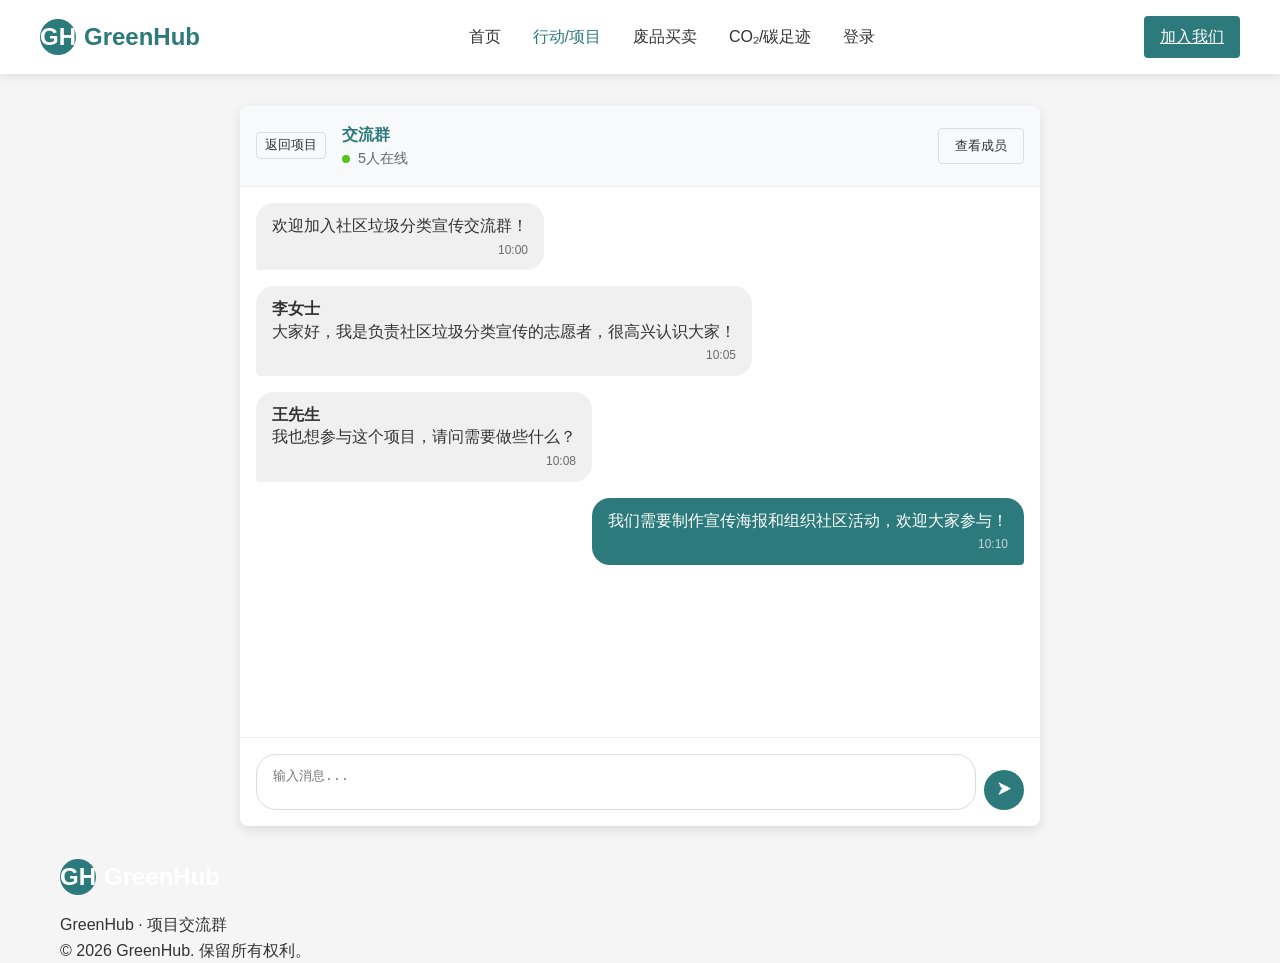
<file: chat.html>
<!doctype html>
<html lang="zh-CN">
<head>
  <meta charset="utf-8" />
  <meta name="viewport" content="width=device-width,initial-scale=1" />
  <title>项目交流群 | GreenHub</title>
  <style>
    * {
      margin: 0;
      padding: 0;
      box-sizing: border-box;
    }
    body {
      font-family: -apple-system, BlinkMacSystemFont, 'Segoe UI', Roboto, Oxygen, Ubuntu, Cantarell, sans-serif;
      line-height: 1.6;
      color: #333;
      background: #f5f5f5;
    }
    .container {
      max-width: 1200px;
      margin: 0 auto;
      padding: 0 20px;
    }
    
    /* 导航栏样式 */
    .site-header {
      background: white;
      box-shadow: 0 2px 10px rgba(0,0,0,0.1);
      position: sticky;
      top: 0;
      z-index: 100;
    }
    .nav {
      display: flex;
      justify-content: space-between;
      align-items: center;
      padding: 1rem 0;
    }
    .brand {
      display: flex;
      align-items: center;
      text-decoration: none;
      color: #2c7a7b;
      font-weight: bold;
      font-size: 1.5rem;
    }
    .brand-mark {
      background: #2c7a7b;
      color: white;
      width: 36px;
      height: 36px;
      border-radius: 50%;
      display: flex;
      align-items: center;
      justify-content: center;
      margin-right: 0.5rem;
    }
    .nav-links {
      display: flex;
      gap: 2rem;
    }
    .nav-links a {
      text-decoration: none;
      color: #333;
      font-weight: 500;
      transition: color 0.3s ease;
    }
    .nav-links a:hover, .nav-links a.active {
      color: #2c7a7b;
    }
    .nav-actions {
      display: flex;
      gap: 1rem;
    }
    .btn {
      padding: 0.5rem 1rem;
      border: none;
      border-radius: 4px;
      cursor: pointer;
      font-weight: 500;
      transition: all 0.3s ease;
    }
    .btn-primary {
      background: #2c7a7b;
      color: white;
    }
    .btn-primary:hover {
      background: #246a6b;
    }
    .btn-ghost {
      background: transparent;
      color: #333;
      border: 1px solid #ddd;
    }
    .btn-ghost:hover {
      background: #f5f5f5;
    }
    
    /* 聊天页面样式 */
    .chat-container {
      max-width: 800px;
      margin: 2rem auto;
      background: white;
      border-radius: 8px;
      box-shadow: 0 4px 12px rgba(0,0,0,0.1);
      overflow: hidden;
      display: flex;
      flex-direction: column;
      height: 80vh;
    }
    
    /* 聊天头部 */
    .chat-header {
      padding: 1rem;
      border-bottom: 1px solid #eee;
      background: #f8f9fa;
      display: flex;
      align-items: center;
      justify-content: space-between;
    }
    .chat-title {
      font-weight: 600;
      color: #2c7a7b;
    }
    .online-status {
      display: flex;
      align-items: center;
      font-size: 0.9rem;
      color: #666;
    }
    .online-dot {
      width: 8px;
      height: 8px;
      border-radius: 50%;
      background: #52c41a;
      margin-right: 0.5rem;
    }
    
    /* 聊天内容区域 */
    .chat-messages {
      flex: 1;
      padding: 1rem;
      overflow-y: auto;
      display: flex;
      flex-direction: column;
      gap: 1rem;
    }
    
    /* 消息样式 */
    .message {
      max-width: 70%;
      padding: 0.75rem 1rem;
      border-radius: 18px;
      line-height: 1.4;
    }
    .message-sent {
      align-self: flex-end;
      background: #2c7a7b;
      color: white;
      border-bottom-right-radius: 4px;
    }
    .message-received {
      align-self: flex-start;
      background: #f0f0f0;
      color: #333;
      border-bottom-left-radius: 4px;
    }
    .message-time {
      font-size: 0.75rem;
      opacity: 0.7;
      margin-top: 0.25rem;
      text-align: right;
    }
    
    /* 聊天输入区域 */
    .chat-input-area {
      padding: 1rem;
      border-top: 1px solid #eee;
      display: flex;
      gap: 0.5rem;
      align-items: flex-end;
    }
    .chat-input {
      flex: 1;
      border: 1px solid #ddd;
      border-radius: 20px;
      padding: 0.75rem 1rem;
      resize: none;
      min-height: 40px;
      max-height: 120px;
    }
    .send-btn {
      background: #2c7a7b;
      color: white;
      border: none;
      border-radius: 50%;
      width: 40px;
      height: 40px;
      display: flex;
      align-items: center;
      justify-content: center;
      cursor: pointer;
      transition: all 0.3s ease;
    }
    .send-btn:hover {
      background: #246a6b;
      transform: scale(1.05);
    }
    
    /* 成员列表 */
    .members-list {
      position: fixed;
      top: 80px;
      right: 20px;
      background: white;
      border-radius: 8px;
      box-shadow: 0 4px 12px rgba(0,0,0,0.1);
      padding: 1rem;
      width: 250px;
      display: none;
      z-index: 1001;
      max-height: 400px;
      overflow-y: auto;
    }
    .members-list.active {
      display: block;
    }
    .members-list h4 {
      margin-bottom: 1rem;
      color: #2c7a7b;
    }
    .member-item {
      display: flex;
      align-items: center;
      padding: 0.5rem 0;
      border-bottom: 1px solid #f0f0f0;
    }
    .member-avatar {
      width: 32px;
      height: 32px;
      border-radius: 50%;
      background: #2c7a7b;
      color: white;
      display: flex;
      align-items: center;
      justify-content: center;
      margin-right: 0.5rem;
    }
    .member-status {
      width: 8px;
      height: 8px;
      border-radius: 50%;
      background: #52c41a;
      margin-left: auto;
    }
    
    /* 响应式设计 */
    @media (max-width: 768px) {
      .nav-links {
        display: none;
      }
      .chat-container {
        margin: 0;
        border-radius: 0;
        height: 90vh;
      }
    }
  </style>
</head>
<body>
<header class="site-header">
  <div class="container nav">
    <a class="brand" href="index.html"><span class="brand-mark">GH</span><span class="brand-name">GreenHub</span></a>
    <nav class="nav-links" aria-label="主导航">
      <a href="index.html">首页</a>
      <a class="active" href="projects.html">行动/项目</a>
      <a href="marketplace.html">废品买卖</a>
      <a href="co2.html">CO₂/碳足迹</a>
      <a href="login.html">登录</a>
    </nav>
    <div class="nav-actions">
      <a class="btn btn-primary" href="login.html">加入我们</a>
    </div>
  </div>
</header>

<main>
  <div class="container">
    <div class="chat-container">
      <!-- 聊天头部 -->
      <div class="chat-header">
        <div style="display: flex; align-items: center; gap: 1rem;">
          <button class="btn btn-ghost" style="padding: 0.25rem 0.5rem; font-size: 0.8rem;" onclick="window.location.href='projects.html'">返回项目</button>
          <div>
            <div class="chat-title" id="projectName">社区垃圾分类宣传 - 交流群</div>
            <div class="online-status">
              <span class="online-dot"></span>
              <span id="onlineCount">5人在线</span>
            </div>
          </div>
        </div>
        <button class="btn btn-ghost" onclick="toggleMembersList()">查看成员</button>
      </div>
      
      <!-- 聊天内容 -->
      <div class="chat-messages" id="chatMessages">
        <!-- 系统消息 -->
        <div class="message message-received">
          <div>欢迎加入社区垃圾分类宣传交流群！</div>
          <div class="message-time">10:00</div>
        </div>
        
        <!-- 其他用户消息 -->
        <div class="message message-received">
          <div><strong>李女士</strong></div>
          <div>大家好，我是负责社区垃圾分类宣传的志愿者，很高兴认识大家！</div>
          <div class="message-time">10:05</div>
        </div>
        
        <!-- 其他用户消息 -->
        <div class="message message-received">
          <div><strong>王先生</strong></div>
          <div>我也想参与这个项目，请问需要做些什么？</div>
          <div class="message-time">10:08</div>
        </div>
        
        <!-- 自己的消息 -->
        <div class="message message-sent">
          <div>我们需要制作宣传海报和组织社区活动，欢迎大家参与！</div>
          <div class="message-time">10:10</div>
        </div>
      </div>
      
      <!-- 聊天输入 -->
      <div class="chat-input-area">
        <textarea class="chat-input" id="chatInput" placeholder="输入消息..."></textarea>
        <button class="send-btn" onclick="sendMessage()">
          <span>➤</span>
        </button>
      </div>
    </div>
    
    <!-- 成员列表 -->
    <div class="members-list" id="membersList">
      <div style="display: flex; justify-content: space-between; align-items: center; margin-bottom: 1rem;">
        <h4>群成员</h4>
        <button class="btn btn-primary" style="padding: 0.25rem 0.5rem; font-size: 0.8rem;" onclick="openAddMemberModal()">添加成员</button>
      </div>
      <div class="member-item">
        <div class="member-avatar">李</div>
        <div>李女士</div>
        <div class="member-status"></div>
      </div>
      <div class="member-item">
        <div class="member-avatar">王</div>
        <div>王先生</div>
        <div class="member-status"></div>
      </div>
      <div class="member-item">
        <div class="member-avatar">张</div>
        <div>张女士</div>
        <div class="member-status"></div>
      </div>
      <div class="member-item">
        <div class="member-avatar">刘</div>
        <div>刘先生</div>
        <div class="member-status"></div>
      </div>
      <div class="member-item">
        <div class="member-avatar">陈</div>
        <div>陈女士</div>
        <div class="member-status"></div>
      </div>
    </div>
    
    <!-- 添加成员弹窗 -->
    <div id="addMemberModal" style="display: none; position: fixed; top: 0; left: 0; width: 100%; height: 100%; background: rgba(0,0,0,0.5); z-index: 1000; justify-content: center; align-items: center;">
      <div style="background: white; padding: 2rem; border-radius: 8px; width: 90%; max-width: 400px;">
        <h4 style="margin-bottom: 1rem; color: #2c7a7b;">添加成员</h4>
        <div style="margin-bottom: 1rem;">
          <label style="display: block; margin-bottom: 0.5rem; font-weight: 500;">成员姓名</label>
          <input type="text" id="memberName" style="width: 100%; padding: 0.75rem; border: 1px solid #ddd; border-radius: 4px;" placeholder="输入成员姓名">
        </div>
        <div style="display: flex; gap: 1rem; justify-content: flex-end;">
          <button class="btn btn-ghost" onclick="closeAddMemberModal()">取消</button>
          <button class="btn btn-primary" onclick="addMember()">添加</button>
        </div>
      </div>
    </div>
  </div>
</main>

<footer class="site-footer" style="margin-top: 2rem;">
  <div class="container">
    <div class="footer-content">
      <div class="brand" style="color: white; margin-bottom: 1rem;"><span class="brand-mark">GH</span><span class="brand-name">GreenHub</span></div>
      <div class="footer-links">
        
      </div>
      <p>GreenHub · 项目交流群</p>
      <p>© 2026 GreenHub. 保留所有权利。</p>
    </div>
  </div>
</footer>

<script>
  // 切换成员列表
  function toggleMembersList() {
    document.getElementById('membersList').classList.toggle('active');
  }
  
  // 发送消息
  function sendMessage() {
    const input = document.getElementById('chatInput');
    const message = input.value.trim();
    
    if (message) {
      const chatMessages = document.getElementById('chatMessages');
      const now = new Date();
      const time = now.getHours() + ':' + (now.getMinutes() < 10 ? '0' : '') + now.getMinutes();
      
      // 创建消息元素
      const messageElement = document.createElement('div');
      messageElement.className = 'message message-sent';
      messageElement.innerHTML = `
        <div>${message}</div>
        <div class="message-time">${time}</div>
      `;
      
      // 添加到聊天内容
      chatMessages.appendChild(messageElement);
      
      // 滚动到底部
      chatMessages.scrollTop = chatMessages.scrollHeight;
      
      // 清空输入框
      input.value = '';
      
      // 模拟回复
      setTimeout(() => {
        const replyElement = document.createElement('div');
        replyElement.className = 'message message-received';
        
        const replies = [
          '好的，我明白了！',
          '这个想法不错！',
          '我们可以一起讨论一下。',
          '我也有类似的想法。',
          '没问题，我会参与的。'
        ];
        
        const randomReply = replies[Math.floor(Math.random() * replies.length)];
        const randomNames = ['李女士', '王先生', '张女士', '刘先生', '陈女士'];
        const randomName = randomNames[Math.floor(Math.random() * randomNames.length)];
        
        replyElement.innerHTML = `
          <div><strong>${randomName}</strong></div>
          <div>${randomReply}</div>
          <div class="message-time">${time}</div>
        `;
        
        chatMessages.appendChild(replyElement);
        chatMessages.scrollTop = chatMessages.scrollHeight;
      }, 1000);
    }
  }
  
  // 回车键发送消息
  document.getElementById('chatInput').addEventListener('keypress', function(e) {
    if (e.key === 'Enter' && !e.shiftKey) {
      e.preventDefault();
      sendMessage();
    }
  });
  
  // 初始化聊天界面
  function initChat() {
    const urlParams = new URLSearchParams(window.location.search);
    const seller = urlParams.get('seller');
    const product = urlParams.get('product');
    const projectId = urlParams.get('project');
    const projectName = document.getElementById('projectName');
    
    if (seller && product) {
      // 从marketplace.html跳转过来的聊天
      projectName.textContent = `${seller} - 商品咨询`;
      
      // 添加系统消息
      const chatMessages = document.getElementById('chatMessages');
      chatMessages.innerHTML = `
        <div class="message message-received">
          <div>欢迎与 ${seller} 交流关于 "${product}" 的信息！</div>
          <div class="message-time">${getCurrentTime()}</div>
        </div>
      `;
      
      // 更新返回按钮
      const backButton = document.querySelector('.chat-header button:first-child');
      backButton.onclick = function() { window.location.href='marketplace.html'; };
    } else if (projectId) {
      // 从projects.html跳转过来的聊天
      switch(projectId) {
        case '1':
          projectName.textContent = '社区垃圾分类宣传 - 交流群';
          break;
        case '2':
          projectName.textContent = '旧物循环计划 - 交流群';
          break;
        case '3':
          projectName.textContent = '低碳通勤挑战 - 交流群';
          break;
        default:
          projectName.textContent = '项目交流群';
      }
    } else {
      projectName.textContent = '交流群';
    }
  }
  
  // 获取当前时间
  function getCurrentTime() {
    const now = new Date();
    return now.getHours() + ':' + (now.getMinutes() < 10 ? '0' : '') + now.getMinutes();
  }
  
  // 打开添加成员弹窗
  function openAddMemberModal() {
    document.getElementById('addMemberModal').style.display = 'flex';
  }
  
  // 关闭添加成员弹窗
  function closeAddMemberModal() {
    document.getElementById('addMemberModal').style.display = 'none';
    document.getElementById('memberName').value = '';
  }
  
  // 添加成员
  function addMember() {
    const memberName = document.getElementById('memberName').value.trim();
    const membersList = document.getElementById('membersList');
    const memberItems = membersList.querySelectorAll('.member-item');
    
    // 检查成员数量上限
    if (memberItems.length >= 50) {
      alert('群成员已达到上限（50人），无法添加更多成员！');
      return;
    }
    
    if (memberName) {
      // 创建新成员元素
      const memberItem = document.createElement('div');
      memberItem.className = 'member-item';
      
      // 取姓名的第一个字作为头像
      const avatarText = memberName.charAt(0);
      
      memberItem.innerHTML = `
        <div class="member-avatar">${avatarText}</div>
        <div>${memberName}</div>
        <div class="member-status"></div>
      `;
      
      // 添加到成员列表
      membersList.appendChild(memberItem);
      
      // 更新在线人数
      updateOnlineCount();
      
      // 关闭弹窗
      closeAddMemberModal();
      
      // 显示成功消息
      alert('成员添加成功！');
      
      // 在聊天中显示系统消息
      const chatMessages = document.getElementById('chatMessages');
      const now = new Date();
      const time = now.getHours() + ':' + (now.getMinutes() < 10 ? '0' : '') + now.getMinutes();
      
      const systemMessage = document.createElement('div');
      systemMessage.className = 'message message-received';
      systemMessage.innerHTML = `
        <div>${memberName} 加入了群聊</div>
        <div class="message-time">${time}</div>
      `;
      
      chatMessages.appendChild(systemMessage);
      chatMessages.scrollTop = chatMessages.scrollHeight;
    } else {
      alert('请输入成员姓名！');
    }
  }
  
  // 更新在线人数
  function updateOnlineCount() {
    const membersList = document.getElementById('membersList');
    const memberItems = membersList.querySelectorAll('.member-item');
    const onlineCount = document.getElementById('onlineCount');
    onlineCount.textContent = `${memberItems.length}人在线`;
  }
  
  // 页面加载完成后初始化
  window.onload = function() {
    initChat();
    updateOnlineCount();
  };
</script>
</body>
</html>
</file>
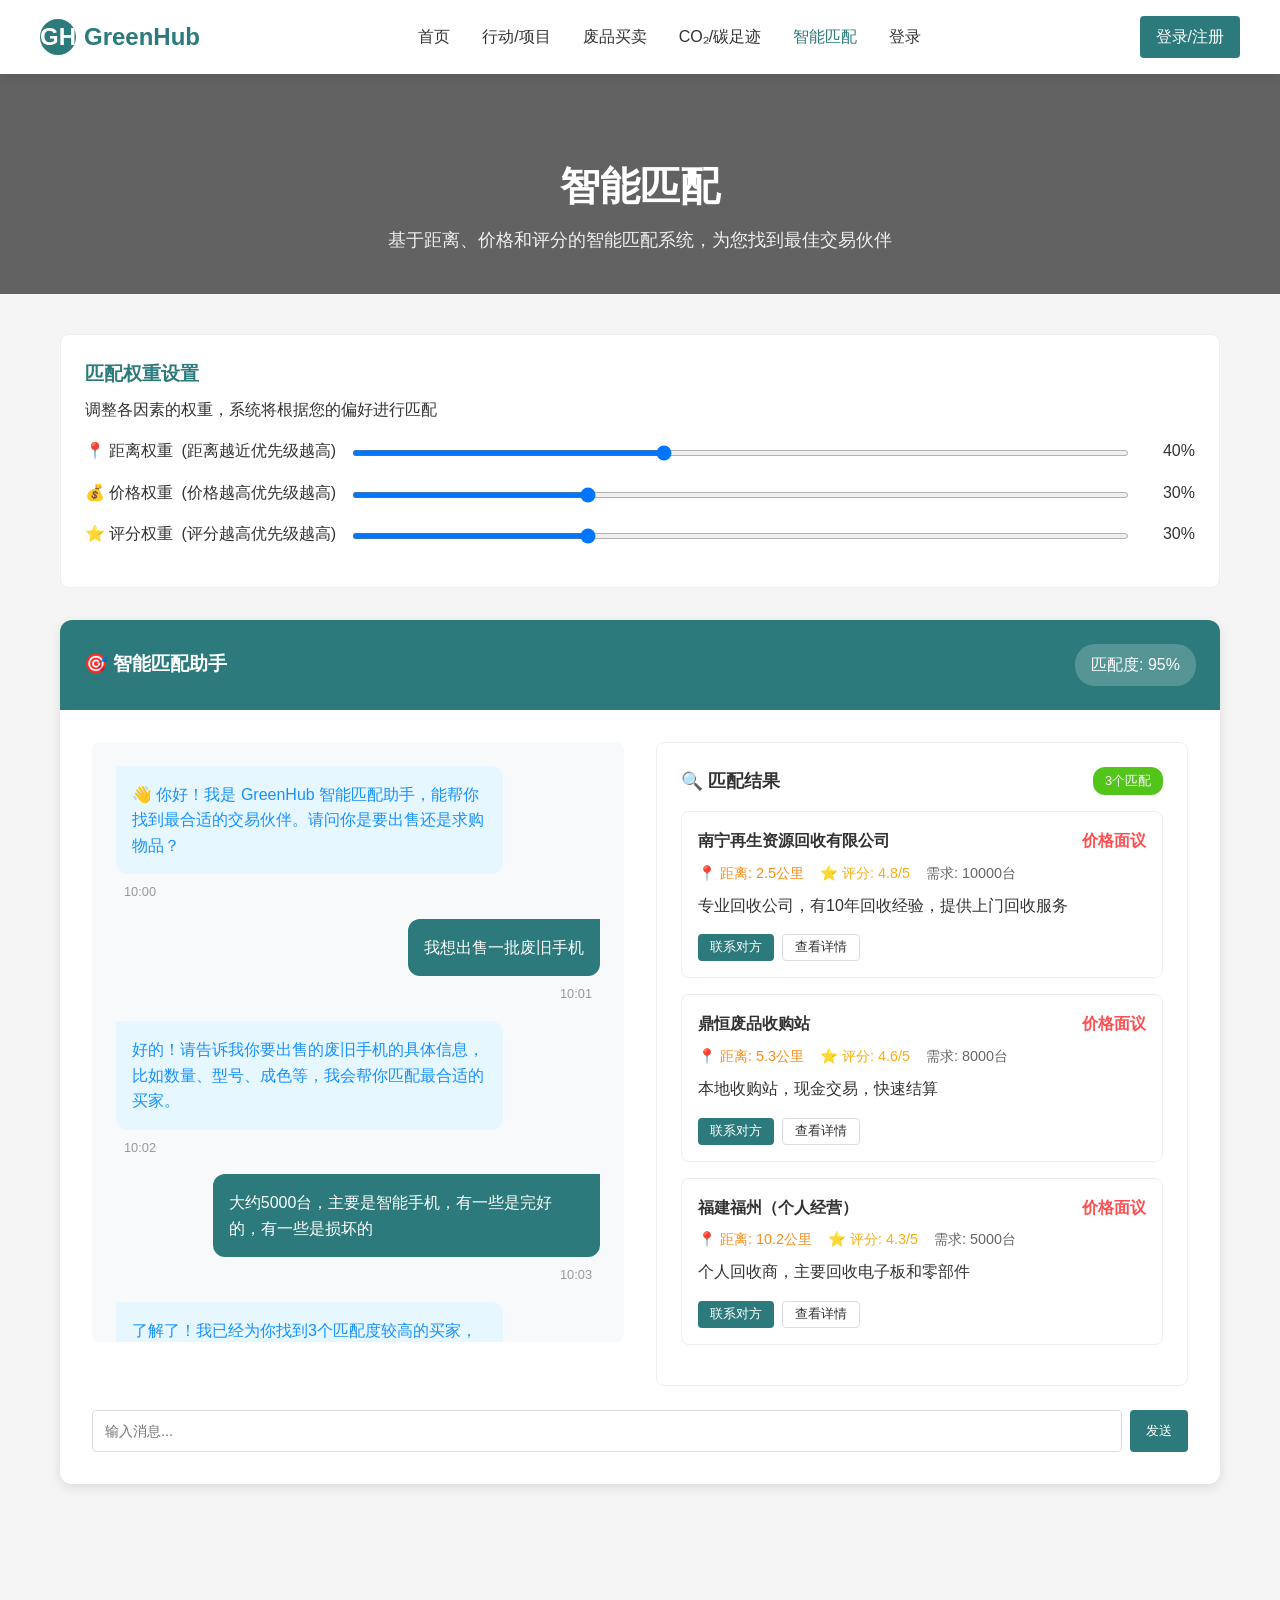
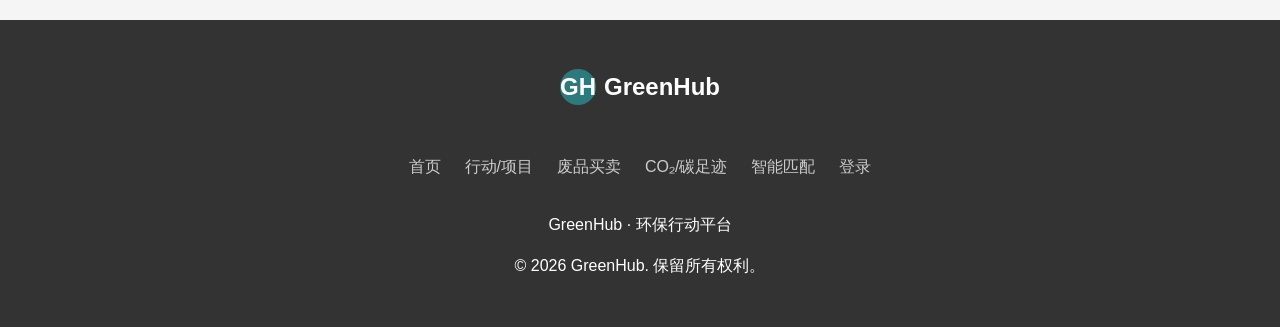
<file: match.html>
<!doctype html>
<html lang="zh-CN">
<head>
  <meta charset="utf-8" />
  <meta name="viewport" content="width=device-width,initial-scale=1" />
  <title>智能匹配 | GreenHub</title>
  <style>
    * {
      margin: 0;
      padding: 0;
      box-sizing: border-box;
    }
    body {
      font-family: -apple-system, BlinkMacSystemFont, 'Segoe UI', Roboto, Oxygen, Ubuntu, Cantarell, sans-serif;
      line-height: 1.6;
      color: #333;
      background: #f5f5f5;
    }
    .container {
      max-width: 1200px;
      margin: 0 auto;
      padding: 0 20px;
    }
    
    /* 导航栏样式 */
    .site-header {
      background: white;
      box-shadow: 0 2px 10px rgba(0,0,0,0.1);
      position: sticky;
      top: 0;
      z-index: 100;
    }
    .nav {
      display: flex;
      justify-content: space-between;
      align-items: center;
      padding: 1rem 0;
    }
    .brand {
      display: flex;
      align-items: center;
      text-decoration: none;
      color: #2c7a7b;
      font-weight: bold;
      font-size: 1.5rem;
    }
    .brand-mark {
      background: #2c7a7b;
      color: white;
      width: 36px;
      height: 36px;
      border-radius: 50%;
      display: flex;
      align-items: center;
      justify-content: center;
      margin-right: 0.5rem;
    }
    .nav-links {
      display: flex;
      gap: 2rem;
    }
    .nav-links a {
      text-decoration: none;
      color: #333;
      font-weight: 500;
      transition: color 0.3s ease;
    }
    .nav-links a:hover, .nav-links a.active {
      color: #2c7a7b;
    }
    .nav-actions {
      display: flex;
      gap: 1rem;
    }
    .btn {
      padding: 0.5rem 1rem;
      border: none;
      border-radius: 4px;
      cursor: pointer;
      font-weight: 500;
      transition: all 0.3s ease;
      text-decoration: none;
      display: inline-block;
    }
    .btn-primary {
      background: #2c7a7b;
      color: white;
    }
    .btn-primary:hover {
      background: #246a6b;
    }
    .btn-ghost {
      background: transparent;
      color: #333;
      border: 1px solid #ddd;
    }
    .btn-ghost:hover {
      background: #f5f5f5;
    }
    
    /* 页面标题区域 */
    .page-header {
      background: linear-gradient(rgba(0,0,0,0.6), rgba(0,0,0,0.6)), url('https://picsum.photos/id/110/1920/400');
      background-size: cover;
      background-position: center;
      padding: 80px 0 40px;
      text-align: center;
      color: white;
    }
    .page-header h1 {
      font-size: 2.5rem;
      margin-bottom: 0.5rem;
    }
    .page-header p {
      opacity: 0.9;
      font-size: 1.1rem;
    }
    
    /* 内容区域 */
    .content-section {
      padding: 40px 0;
    }
    
    /* 匹配卡片 */
    .match-card {
      background: white;
      border-radius: 12px;
      box-shadow: 0 4px 12px rgba(0,0,0,0.1);
      margin-bottom: 2rem;
      overflow: hidden;
    }
    .match-header {
      background: #2c7a7b;
      color: white;
      padding: 1.5rem;
      display: flex;
      justify-content: space-between;
      align-items: center;
    }
    .match-title {
      font-size: 1.2rem;
      font-weight: 600;
    }
    .match-score {
      background: rgba(255,255,255,0.2);
      padding: 0.5rem 1rem;
      border-radius: 20px;
      font-weight: 500;
    }
    
    /* 聊天界面 */
    .chat-container {
      display: grid;
      grid-template-columns: 1fr 1fr;
      gap: 2rem;
    }
    @media (max-width: 768px) {
      .chat-container {
        grid-template-columns: 1fr;
      }
    }
    
    /* 消息列表 */
    .message-list {
      background: #f8f9fa;
      border-radius: 8px;
      padding: 1.5rem;
      height: 600px;
      overflow-y: auto;
    }
    .message {
      margin-bottom: 1rem;
      display: flex;
      flex-direction: column;
    }
    .message.bot {
      align-items: flex-start;
    }
    .message.user {
      align-items: flex-end;
    }
    .message-content {
      max-width: 80%;
      padding: 1rem;
      border-radius: 12px;
      margin-bottom: 0.5rem;
    }
    .message.bot .message-content {
      background: #e6f7ff;
      border-top-left-radius: 0;
      color: #1890ff;
    }
    .message.user .message-content {
      background: #2c7a7b;
      color: white;
      border-top-right-radius: 0;
    }
    .message-time {
      font-size: 0.8rem;
      color: #999;
      margin: 0 0.5rem;
    }
    
    /* 匹配结果 */
    .match-results {
      background: white;
      border-radius: 8px;
      padding: 1.5rem;
      border: 1px solid #eee;
    }
    .result-header {
      display: flex;
      justify-content: space-between;
      align-items: center;
      margin-bottom: 1rem;
    }
    .result-title {
      font-size: 1.1rem;
      font-weight: 600;
      color: #333;
    }
    .result-count {
      background: #52c41a;
      color: white;
      padding: 0.25rem 0.75rem;
      border-radius: 12px;
      font-size: 0.8rem;
    }
    
    /* 匹配项 */
    .match-item {
      border: 1px solid #eee;
      border-radius: 8px;
      padding: 1rem;
      margin-bottom: 1rem;
      transition: all 0.3s ease;
      cursor: pointer;
    }
    .match-item:hover {
      border-color: #2c7a7b;
      box-shadow: 0 2px 8px rgba(44, 122, 123, 0.1);
    }
    .match-item-header {
      display: flex;
      justify-content: space-between;
      align-items: center;
      margin-bottom: 0.5rem;
    }
    .match-item-title {
      font-weight: 600;
      color: #333;
    }
    .match-item-price {
      color: #ff4d4f;
      font-weight: 600;
    }
    .match-item-info {
      display: flex;
      gap: 1rem;
      margin-bottom: 0.5rem;
      font-size: 0.9rem;
      color: #666;
    }
    .match-item-distance {
      color: #fa8c16;
    }
    .match-item-rating {
      color: #faad14;
    }
    .match-item-actions {
      display: flex;
      gap: 0.5rem;
      margin-top: 1rem;
    }
    .btn-small {
      padding: 0.25rem 0.75rem;
      font-size: 0.8rem;
    }
    
    /* 输入区域 */
    .input-area {
      margin-top: 1.5rem;
      display: flex;
      gap: 0.5rem;
    }
    .input-area input {
      flex: 1;
      padding: 0.75rem;
      border: 1px solid #ddd;
      border-radius: 4px;
      font-size: 0.9rem;
    }
    
    /* 权重设置 */
    .weight-settings {
      background: white;
      border-radius: 8px;
      padding: 1.5rem;
      margin-bottom: 2rem;
      border: 1px solid #eee;
    }
    .weight-header {
      margin-bottom: 1rem;
    }
    .weight-header h3 {
      color: #2c7a7b;
      margin-bottom: 0.5rem;
    }
    .weight-item {
      display: flex;
      justify-content: space-between;
      align-items: center;
      margin-bottom: 1rem;
    }
    .weight-label {
      display: flex;
      align-items: center;
      gap: 0.5rem;
    }
    .weight-slider {
      flex: 1;
      margin: 0 1rem;
    }
    .weight-value {
      width: 50px;
      text-align: right;
      font-weight: 500;
    }
    input[type="range"] {
      width: 100%;
      height: 6px;
      border-radius: 3px;
      background: #ddd;
      outline: none;
    }
    input[type="range"]::-webkit-slider-thumb {
      appearance: none;
      width: 16px;
      height: 16px;
      border-radius: 50%;
      background: #2c7a7b;
      cursor: pointer;
    }
    
    /* 页脚 */
    .site-footer {
      background: #333;
      color: white;
      padding: 3rem 0;
      text-align: center;
      margin-top: 4rem;
    }
    .footer-content {
      display: flex;
      flex-direction: column;
      align-items: center;
      gap: 1rem;
    }
    .footer-links {
      display: flex;
      gap: 1.5rem;
      margin: 1rem 0;
    }
    .footer-links a {
      color: #ccc;
      text-decoration: none;
      transition: color 0.3s ease;
    }
    .footer-links a:hover {
      color: white;
    }
  </style>
</head>
<body>
<header class="site-header">
  <div class="container nav">
    <a class="brand" href="index.html"><span class="brand-mark">GH</span><span class="brand-name">GreenHub</span></a>
    <nav class="nav-links" aria-label="主导航">
      <a href="index.html">首页</a>
      <a href="projects.html">行动/项目</a>
      <a href="marketplace.html">废品买卖</a>
      <a href="co2.html">CO₂/碳足迹</a>
      <a class="active" href="match.html">智能匹配</a>
      <a href="login.html">登录</a>
    </nav>
    <div class="nav-actions">
      <a class="btn btn-primary" href="login.html">登录/注册</a>
    </div>
  </div>
</header>

<!-- 页面标题 -->
<section class="page-header">
  <div class="container">
    <h1>智能匹配</h1>
    <p>基于距离、价格和评分的智能匹配系统，为您找到最佳交易伙伴</p>
  </div>
</section>

<!-- 内容区域 -->
<section class="content-section">
  <div class="container">
    <!-- 权重设置 -->
    <div class="weight-settings">
      <div class="weight-header">
        <h3>匹配权重设置</h3>
        <p class="muted small">调整各因素的权重，系统将根据您的偏好进行匹配</p>
      </div>
      <div class="weight-item">
        <div class="weight-label">
          <span>📍 距离权重</span>
          <span class="muted small">(距离越近优先级越高)</span>
        </div>
        <div class="weight-slider">
          <input type="range" id="distanceWeight" min="0" max="100" value="40">
        </div>
        <div class="weight-value" id="distanceWeightValue">40%</div>
      </div>
      <div class="weight-item">
        <div class="weight-label">
          <span>💰 价格权重</span>
          <span class="muted small">(价格越高优先级越高)</span>
        </div>
        <div class="weight-slider">
          <input type="range" id="priceWeight" min="0" max="100" value="30">
        </div>
        <div class="weight-value" id="priceWeightValue">30%</div>
      </div>
      <div class="weight-item">
        <div class="weight-label">
          <span>⭐ 评分权重</span>
          <span class="muted small">(评分越高优先级越高)</span>
        </div>
        <div class="weight-slider">
          <input type="range" id="ratingWeight" min="0" max="100" value="30">
        </div>
        <div class="weight-value" id="ratingWeightValue">30%</div>
      </div>
    </div>

    <!-- 匹配卡片 -->
    <div class="match-card">
      <div class="match-header">
        <div class="match-title">🎯 智能匹配助手</div>
        <div class="match-score">匹配度: <span id="matchScore">95%</span></div>
      </div>
      
      <div class="container" style="padding: 2rem;">
        <div class="chat-container">
          <!-- 消息列表 -->
          <div class="message-list" id="messageList">
            <div class="message bot">
              <div class="message-content">
                👋 你好！我是 GreenHub 智能匹配助手，能帮你找到最合适的交易伙伴。请问你是要出售还是求购物品？
              </div>
              <div class="message-time">10:00</div>
            </div>
            <div class="message user">
              <div class="message-content">
                我想出售一批废旧手机
              </div>
              <div class="message-time">10:01</div>
            </div>
            <div class="message bot">
              <div class="message-content">
                好的！请告诉我你要出售的废旧手机的具体信息，比如数量、型号、成色等，我会帮你匹配最合适的买家。
              </div>
              <div class="message-time">10:02</div>
            </div>
            <div class="message user">
              <div class="message-content">
                大约5000台，主要是智能手机，有一些是完好的，有一些是损坏的
              </div>
              <div class="message-time">10:03</div>
            </div>
            <div class="message bot">
              <div class="message-content">
                了解了！我已经为你找到3个匹配度较高的买家，他们都对废旧手机有需求。请查看右侧的匹配结果，点击查看详情了解更多信息。
              </div>
              <div class="message-time">10:04</div>
            </div>
          </div>
          
          <!-- 匹配结果 -->
          <div class="match-results">
            <div class="result-header">
              <div class="result-title">🔍 匹配结果</div>
              <div class="result-count">3个匹配</div>
            </div>
            
            <!-- 匹配项 1 -->
            <div class="match-item" data-id="1">
              <div class="match-item-header">
                <div class="match-item-title">南宁再生资源回收有限公司</div>
                <div class="match-item-price">价格面议</div>
              </div>
              <div class="match-item-info">
                <span class="match-item-distance">📍 距离: 2.5公里</span>
                <span class="match-item-rating">⭐ 评分: 4.8/5</span>
                <span>需求: 10000台</span>
              </div>
              <p class="muted small">专业回收公司，有10年回收经验，提供上门回收服务</p>
              <div class="match-item-actions">
                <button class="btn btn-primary btn-small">联系对方</button>
                <button class="btn btn-ghost btn-small">查看详情</button>
              </div>
            </div>
            
            <!-- 匹配项 2 -->
            <div class="match-item" data-id="2">
              <div class="match-item-header">
                <div class="match-item-title">鼎恒废品收购站</div>
                <div class="match-item-price">价格面议</div>
              </div>
              <div class="match-item-info">
                <span class="match-item-distance">📍 距离: 5.3公里</span>
                <span class="match-item-rating">⭐ 评分: 4.6/5</span>
                <span>需求: 8000台</span>
              </div>
              <p class="muted small">本地收购站，现金交易，快速结算</p>
              <div class="match-item-actions">
                <button class="btn btn-primary btn-small">联系对方</button>
                <button class="btn btn-ghost btn-small">查看详情</button>
              </div>
            </div>
            
            <!-- 匹配项 3 -->
            <div class="match-item" data-id="3">
              <div class="match-item-header">
                <div class="match-item-title">福建福州（个人经营）</div>
                <div class="match-item-price">价格面议</div>
              </div>
              <div class="match-item-info">
                <span class="match-item-distance">📍 距离: 10.2公里</span>
                <span class="match-item-rating">⭐ 评分: 4.3/5</span>
                <span>需求: 5000台</span>
              </div>
              <p class="muted small">个人回收商，主要回收电子板和零部件</p>
              <div class="match-item-actions">
                <button class="btn btn-primary btn-small">联系对方</button>
                <button class="btn btn-ghost btn-small">查看详情</button>
              </div>
            </div>
          </div>
        </div>
        
        <!-- 输入区域 -->
        <div class="input-area">
          <input type="text" id="messageInput" placeholder="输入消息...">
          <button class="btn btn-primary" id="sendMessage">发送</button>
        </div>
      </div>
    </div>
  </div>
</section>

<footer class="site-footer">
  <div class="container">
    <div class="footer-content">
      <div class="brand" style="color: white; margin-bottom: 1rem;"><span class="brand-mark">GH</span><span class="brand-name">GreenHub</span></div>
      <div class="footer-links">
        <a href="index.html">首页</a>
        <a href="projects.html">行动/项目</a>
        <a href="marketplace.html">废品买卖</a>
        <a href="co2.html">CO₂/碳足迹</a>
        <a href="match.html">智能匹配</a>
        <a href="login.html">登录</a>
      </div>
      <p>GreenHub · 环保行动平台</p>
      <p>&copy; 2026 GreenHub. 保留所有权利。</p>
    </div>
  </div>
</footer>

<script>
  // 权重滑块
  const distanceSlider = document.getElementById('distanceWeight');
  const priceSlider = document.getElementById('priceWeight');
  const ratingSlider = document.getElementById('ratingWeight');
  const distanceValue = document.getElementById('distanceWeightValue');
  const priceValue = document.getElementById('priceWeightValue');
  const ratingValue = document.getElementById('ratingWeightValue');
  
  distanceSlider.addEventListener('input', function() {
    distanceValue.textContent = this.value + '%';
    updateMatchScore();
  });
  
  priceSlider.addEventListener('input', function() {
    priceValue.textContent = this.value + '%';
    updateMatchScore();
  });
  
  ratingSlider.addEventListener('input', function() {
    ratingValue.textContent = this.value + '%';
    updateMatchScore();
  });
  
  // 更新匹配分数
  function updateMatchScore() {
    const distance = parseInt(distanceSlider.value);
    const price = parseInt(priceSlider.value);
    const rating = parseInt(ratingSlider.value);
    
    // 模拟匹配分数计算
    const score = Math.min(95 + (distance + price + rating) / 30, 100);
    document.getElementById('matchScore').textContent = Math.round(score) + '%';
  }
  
  // 消息发送
  const messageInput = document.getElementById('messageInput');
  const sendButton = document.getElementById('sendMessage');
  const messageList = document.getElementById('messageList');
  
  sendButton.addEventListener('click', sendMessage);
  messageInput.addEventListener('keypress', function(e) {
    if (e.key === 'Enter') {
      sendMessage();
    }
  });
  
  function sendMessage() {
    const message = messageInput.value.trim();
    if (message) {
      // 添加用户消息
      addMessage('user', message);
      messageInput.value = '';
      
      // 模拟机器人回复
      setTimeout(() => {
        const responses = [
          '好的，我已经收到你的信息。让我为你匹配最合适的交易伙伴...',
          '了解了！我正在分析你的需求，稍等片刻...',
          '我已经为你找到几个匹配度较高的伙伴，你可以在右侧查看详情。',
          '根据你的需求，我推荐你优先考虑距离较近的回收商，这样可以节省运输成本。'
        ];
        const randomResponse = responses[Math.floor(Math.random() * responses.length)];
        addMessage('bot', randomResponse);
      }, 1000);
    }
  }
  
  function addMessage(type, content) {
    const messageDiv = document.createElement('div');
    messageDiv.className = `message ${type}`;
    
    const messageContent = document.createElement('div');
    messageContent.className = 'message-content';
    messageContent.textContent = content;
    
    const messageTime = document.createElement('div');
    messageTime.className = 'message-time';
    const now = new Date();
    messageTime.textContent = now.getHours() + ':' + (now.getMinutes() < 10 ? '0' : '') + now.getMinutes();
    
    messageDiv.appendChild(messageContent);
    messageDiv.appendChild(messageTime);
    messageList.appendChild(messageDiv);
    messageList.scrollTop = messageList.scrollHeight;
  }
  
  // 匹配项点击
  document.querySelectorAll('.match-item').forEach(item => {
    item.addEventListener('click', function() {
      const id = this.getAttribute('data-id');
      alert(`查看详情：匹配项 ${id}\n\n（演示功能）`);
    });
  });
  
  // 联系按钮
  document.querySelectorAll('.btn-primary.btn-small').forEach(button => {
    button.addEventListener('click', function(e) {
      e.stopPropagation();
      alert('正在联系对方...\n\n（演示功能）');
    });
  });
  
  // 查看详情按钮
  document.querySelectorAll('.btn-ghost.btn-small').forEach(button => {
    button.addEventListener('click', function(e) {
      e.stopPropagation();
      alert('查看详细信息...\n\n（演示功能）');
    });
  });
</script>
</body>
</html>
</file>
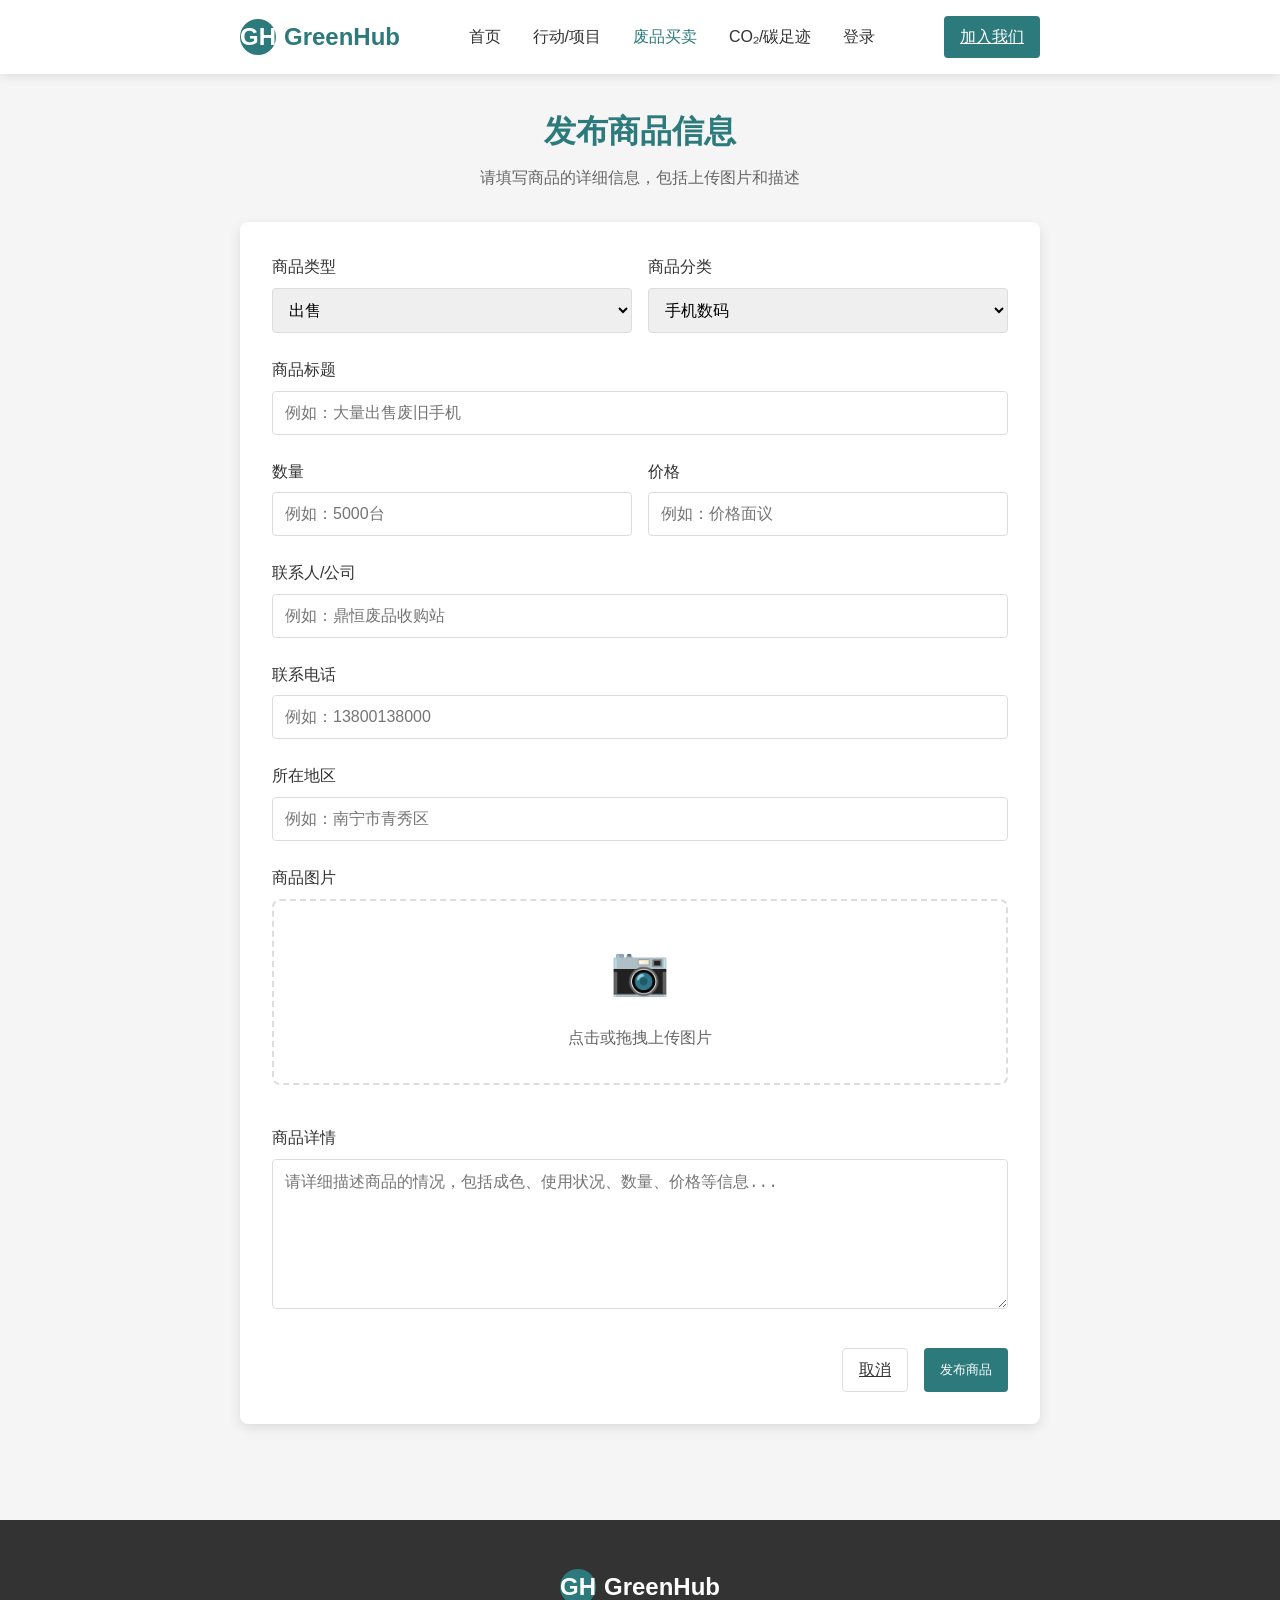
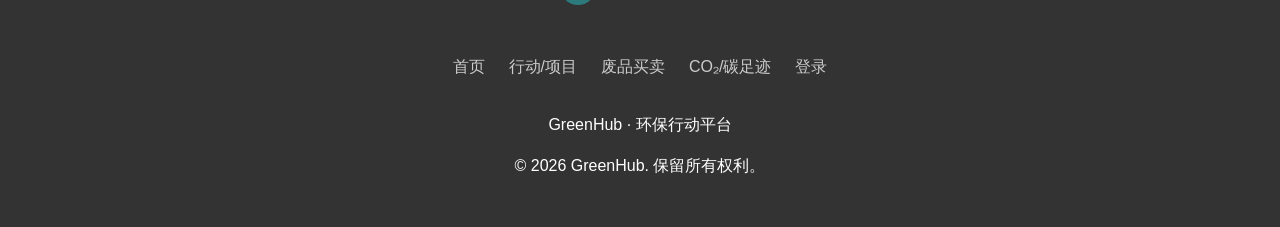
<file: sell.html>
<!doctype html>
<html lang="zh-CN">
<head>
  <meta charset="utf-8" />
  <meta name="viewport" content="width=device-width,initial-scale=1" />
  <title>发布商品 | GreenHub</title>
  <style>
    * {
      margin: 0;
      padding: 0;
      box-sizing: border-box;
    }
    body {
      font-family: -apple-system, BlinkMacSystemFont, 'Segoe UI', Roboto, Oxygen, Ubuntu, Cantarell, sans-serif;
      line-height: 1.6;
      color: #333;
      background: #f5f5f5;
    }
    .container {
      max-width: 800px;
      margin: 0 auto;
      padding: 0 20px;
    }
    
    /* 导航栏样式 */
    .site-header {
      background: white;
      box-shadow: 0 2px 10px rgba(0,0,0,0.1);
      position: sticky;
      top: 0;
      z-index: 100;
    }
    .nav {
      display: flex;
      justify-content: space-between;
      align-items: center;
      padding: 1rem 0;
    }
    .brand {
      display: flex;
      align-items: center;
      text-decoration: none;
      color: #2c7a7b;
      font-weight: bold;
      font-size: 1.5rem;
    }
    .brand-mark {
      background: #2c7a7b;
      color: white;
      width: 36px;
      height: 36px;
      border-radius: 50%;
      display: flex;
      align-items: center;
      justify-content: center;
      margin-right: 0.5rem;
    }
    .nav-links {
      display: flex;
      gap: 2rem;
    }
    .nav-links a {
      text-decoration: none;
      color: #333;
      font-weight: 500;
      transition: color 0.3s ease;
    }
    .nav-links a:hover, .nav-links a.active {
      color: #2c7a7b;
    }
    .nav-actions {
      display: flex;
      gap: 1rem;
    }
    .btn {
      padding: 0.5rem 1rem;
      border: none;
      border-radius: 4px;
      cursor: pointer;
      font-weight: 500;
      transition: all 0.3s ease;
    }
    .btn-primary {
      background: #2c7a7b;
      color: white;
    }
    .btn-primary:hover {
      background: #246a6b;
    }
    .btn-ghost {
      background: transparent;
      color: #333;
      border: 1px solid #ddd;
    }
    .btn-ghost:hover {
      background: #f5f5f5;
    }
    
    /* 页面内容样式 */
    .page-content {
      padding: 2rem 0;
    }
    .page-header {
      text-align: center;
      margin-bottom: 2rem;
    }
    .page-header h1 {
      color: #2c7a7b;
      margin-bottom: 0.5rem;
    }
    .page-header p {
      color: #666;
    }
    
    /* 表单样式 */
    .form-container {
      background: white;
      border-radius: 8px;
      box-shadow: 0 4px 12px rgba(0,0,0,0.1);
      padding: 2rem;
    }
    .form-group {
      margin-bottom: 1.5rem;
    }
    .form-group label {
      display: block;
      margin-bottom: 0.5rem;
      font-weight: 500;
    }
    .form-group input,
    .form-group select,
    .form-group textarea {
      width: 100%;
      padding: 0.75rem;
      border: 1px solid #ddd;
      border-radius: 4px;
      font-size: 1rem;
    }
    .form-group textarea {
      resize: vertical;
      min-height: 150px;
    }
    .form-row {
      display: grid;
      grid-template-columns: 1fr 1fr;
      gap: 1rem;
    }
    
    /* 图片上传样式 */
    .image-upload {
      border: 2px dashed #ddd;
      border-radius: 8px;
      padding: 2rem;
      text-align: center;
      cursor: pointer;
      transition: all 0.3s ease;
    }
    .image-upload:hover {
      border-color: #2c7a7b;
      background: #f0f8f8;
    }
    .image-upload input[type="file"] {
      display: none;
    }
    .image-upload-icon {
      font-size: 3rem;
      color: #ddd;
      margin-bottom: 1rem;
    }
    .image-upload-text {
      color: #666;
    }
    .image-preview {
      margin-top: 1rem;
      display: flex;
      gap: 1rem;
      flex-wrap: wrap;
    }
    .preview-item {
      position: relative;
      width: 100px;
      height: 100px;
      border-radius: 4px;
      overflow: hidden;
    }
    .preview-item img {
      width: 100%;
      height: 100%;
      object-fit: cover;
    }
    .preview-remove {
      position: absolute;
      top: 5px;
      right: 5px;
      background: rgba(255,0,0,0.8);
      color: white;
      border: none;
      border-radius: 50%;
      width: 20px;
      height: 20px;
      font-size: 12px;
      cursor: pointer;
    }
    
    /* 按钮样式 */
    .form-actions {
      display: flex;
      gap: 1rem;
      justify-content: flex-end;
      margin-top: 2rem;
    }
    
    /* 页脚样式 */
    .site-footer {
      background: #333;
      color: white;
      padding: 3rem 0;
      text-align: center;
      margin-top: 4rem;
    }
    .footer-content {
      display: flex;
      flex-direction: column;
      align-items: center;
      gap: 1rem;
    }
    .footer-links {
      display: flex;
      gap: 1.5rem;
      margin: 1rem 0;
    }
    .footer-links a {
      color: #ccc;
      text-decoration: none;
      transition: color 0.3s ease;
    }
    .footer-links a:hover {
      color: white;
    }
    
    /* 响应式设计 */
    @media (max-width: 768px) {
      .nav-links {
        display: none;
      }
      .form-row {
        grid-template-columns: 1fr;
      }
      .form-container {
        padding: 1.5rem;
      }
    }
  </style>
</head>
<body>
<header class="site-header">
  <div class="container nav">
    <a class="brand" href="index.html"><span class="brand-mark">GH</span><span class="brand-name">GreenHub</span></a>
    <nav class="nav-links" aria-label="主导航">
      <a href="index.html">首页</a>
      <a href="projects.html">行动/项目</a>
      <a class="active" href="marketplace.html">废品买卖</a>
      <a href="co2.html">CO₂/碳足迹</a>
      <a href="login.html">登录</a>
    </nav>
    <div class="nav-actions">
      <a class="btn btn-primary" href="login.html">加入我们</a>
    </div>
  </div>
</header>

<main>
  <div class="container page-content">
    <div class="page-header">
      <h1>发布商品信息</h1>
      <p>请填写商品的详细信息，包括上传图片和描述</p>
    </div>
    
    <div class="form-container">
      <form id="sellForm">
        <div class="form-row">
          <div class="form-group">
            <label>商品类型</label>
            <select name="type" required>
              <option value="sell">出售</option>
              <option value="buy">求购</option>
            </select>
          </div>
          <div class="form-group">
            <label>商品分类</label>
            <select name="category" required>
              <option value="phone">手机数码</option>
              <option value="computer">电脑办公</option>
              <option value="appliance">家用电器</option>
              <option value="metal">金属废品</option>
              <option value="plastic">塑料回收</option>
              <option value="paper">纸类回收</option>
              <option value="textile">旧衣物</option>
              <option value="other">其他</option>
            </select>
          </div>
        </div>
        
        <div class="form-group">
          <label>商品标题</label>
          <input type="text" name="title" placeholder="例如：大量出售废旧手机" required>
        </div>
        
        <div class="form-row">
          <div class="form-group">
            <label>数量</label>
            <input type="text" name="quantity" placeholder="例如：5000台">
          </div>
          <div class="form-group">
            <label>价格</label>
            <input type="text" name="price" placeholder="例如：价格面议">
          </div>
        </div>
        
        <div class="form-group">
          <label>联系人/公司</label>
          <input type="text" name="seller" placeholder="例如：鼎恒废品收购站">
        </div>
        
        <div class="form-group">
          <label>联系电话</label>
          <input type="tel" name="phone" placeholder="例如：13800138000">
        </div>
        
        <div class="form-group">
          <label>所在地区</label>
          <input type="text" name="location" placeholder="例如：南宁市青秀区">
        </div>
        
        <div class="form-group">
          <label>商品图片</label>
          <div class="image-upload">
            <input type="file" id="imageUpload" name="images" multiple accept="image/*">
            <div class="image-upload-icon">📷</div>
            <div class="image-upload-text">点击或拖拽上传图片</div>
          </div>
          <div class="image-preview" id="imagePreview"></div>
        </div>
        
        <div class="form-group">
          <label>商品详情</label>
          <textarea name="description" placeholder="请详细描述商品的情况，包括成色、使用状况、数量、价格等信息..."></textarea>
        </div>
        
        <div class="form-actions">
          <a href="marketplace.html" class="btn btn-ghost">取消</a>
          <button type="submit" class="btn btn-primary">发布商品</button>
        </div>
      </form>
    </div>
  </div>
</main>

<footer class="site-footer">
  <div class="container">
    <div class="footer-content">
      <div class="brand" style="color: white; margin-bottom: 1rem;"><span class="brand-mark">GH</span><span class="brand-name">GreenHub</span></div>
      <div class="footer-links">
        <a href="index.html">首页</a>
        <a href="projects.html">行动/项目</a>
        <a href="marketplace.html">废品买卖</a>
        <a href="co2.html">CO₂/碳足迹</a>
        <a href="login.html">登录</a>
      </div>
      <p>GreenHub · 环保行动平台</p>
      <p>&copy; 2026 GreenHub. 保留所有权利。</p>
    </div>
  </div>
</footer>

<script>
  // 图片上传预览
  const imageUpload = document.getElementById('imageUpload');
  const imagePreview = document.getElementById('imagePreview');
  
  imageUpload.addEventListener('change', function(e) {
    const files = e.target.files;
    
    for (let i = 0; i < files.length; i++) {
      const file = files[i];
      const reader = new FileReader();
      
      reader.onload = function(e) {
        const previewItem = document.createElement('div');
        previewItem.className = 'preview-item';
        
        const img = document.createElement('img');
        img.src = e.target.result;
        
        const removeBtn = document.createElement('button');
        removeBtn.className = 'preview-remove';
        removeBtn.textContent = '×';
        removeBtn.onclick = function() {
          previewItem.remove();
        };
        
        previewItem.appendChild(img);
        previewItem.appendChild(removeBtn);
        imagePreview.appendChild(previewItem);
      };
      
      reader.readAsDataURL(file);
    }
  });
  
  // 拖拽上传
  const imageUploadArea = document.querySelector('.image-upload');
  
  imageUploadArea.addEventListener('dragover', function(e) {
    e.preventDefault();
    this.style.borderColor = '#2c7a7b';
    this.style.background = '#f0f8f8';
  });
  
  imageUploadArea.addEventListener('dragleave', function(e) {
    e.preventDefault();
    this.style.borderColor = '#ddd';
    this.style.background = 'white';
  });
  
  imageUploadArea.addEventListener('drop', function(e) {
    e.preventDefault();
    this.style.borderColor = '#ddd';
    this.style.background = 'white';
    
    const files = e.dataTransfer.files;
    imageUpload.files = files;
    
    // 触发change事件
    const event = new Event('change');
    imageUpload.dispatchEvent(event);
  });
  
  // 点击上传区域触发文件选择
  imageUploadArea.addEventListener('click', function() {
    imageUpload.click();
  });
  
  // 表单提交
  document.getElementById('sellForm').addEventListener('submit', function(e) {
    e.preventDefault();
    
    // 收集表单数据
    const formData = new FormData(this);
    const formObject = {};
    formData.forEach((value, key) => {
      formObject[key] = value;
    });
    
    // 处理图片（实际项目中会上传到服务器，这里仅保存预览URL）
    const previewImages = [];
    document.querySelectorAll('.preview-item img').forEach(img => {
      previewImages.push(img.src);
    });
    formObject.images = previewImages;
    
    // 生成唯一ID
    formObject.id = Date.now().toString();
    formObject.timestamp = new Date().toISOString();
    
    // 从本地存储获取现有商品
    let products = JSON.parse(localStorage.getItem('greenhub_products') || '[]');
    
    // 添加新商品
    products.unshift(formObject);
    
    // 保存到本地存储
    localStorage.setItem('greenhub_products', JSON.stringify(products));
    
    // 提示并跳转
    alert('商品发布成功！');
    window.location.href = 'marketplace.html';
  });
</script>
</body>
</html>
</file>
